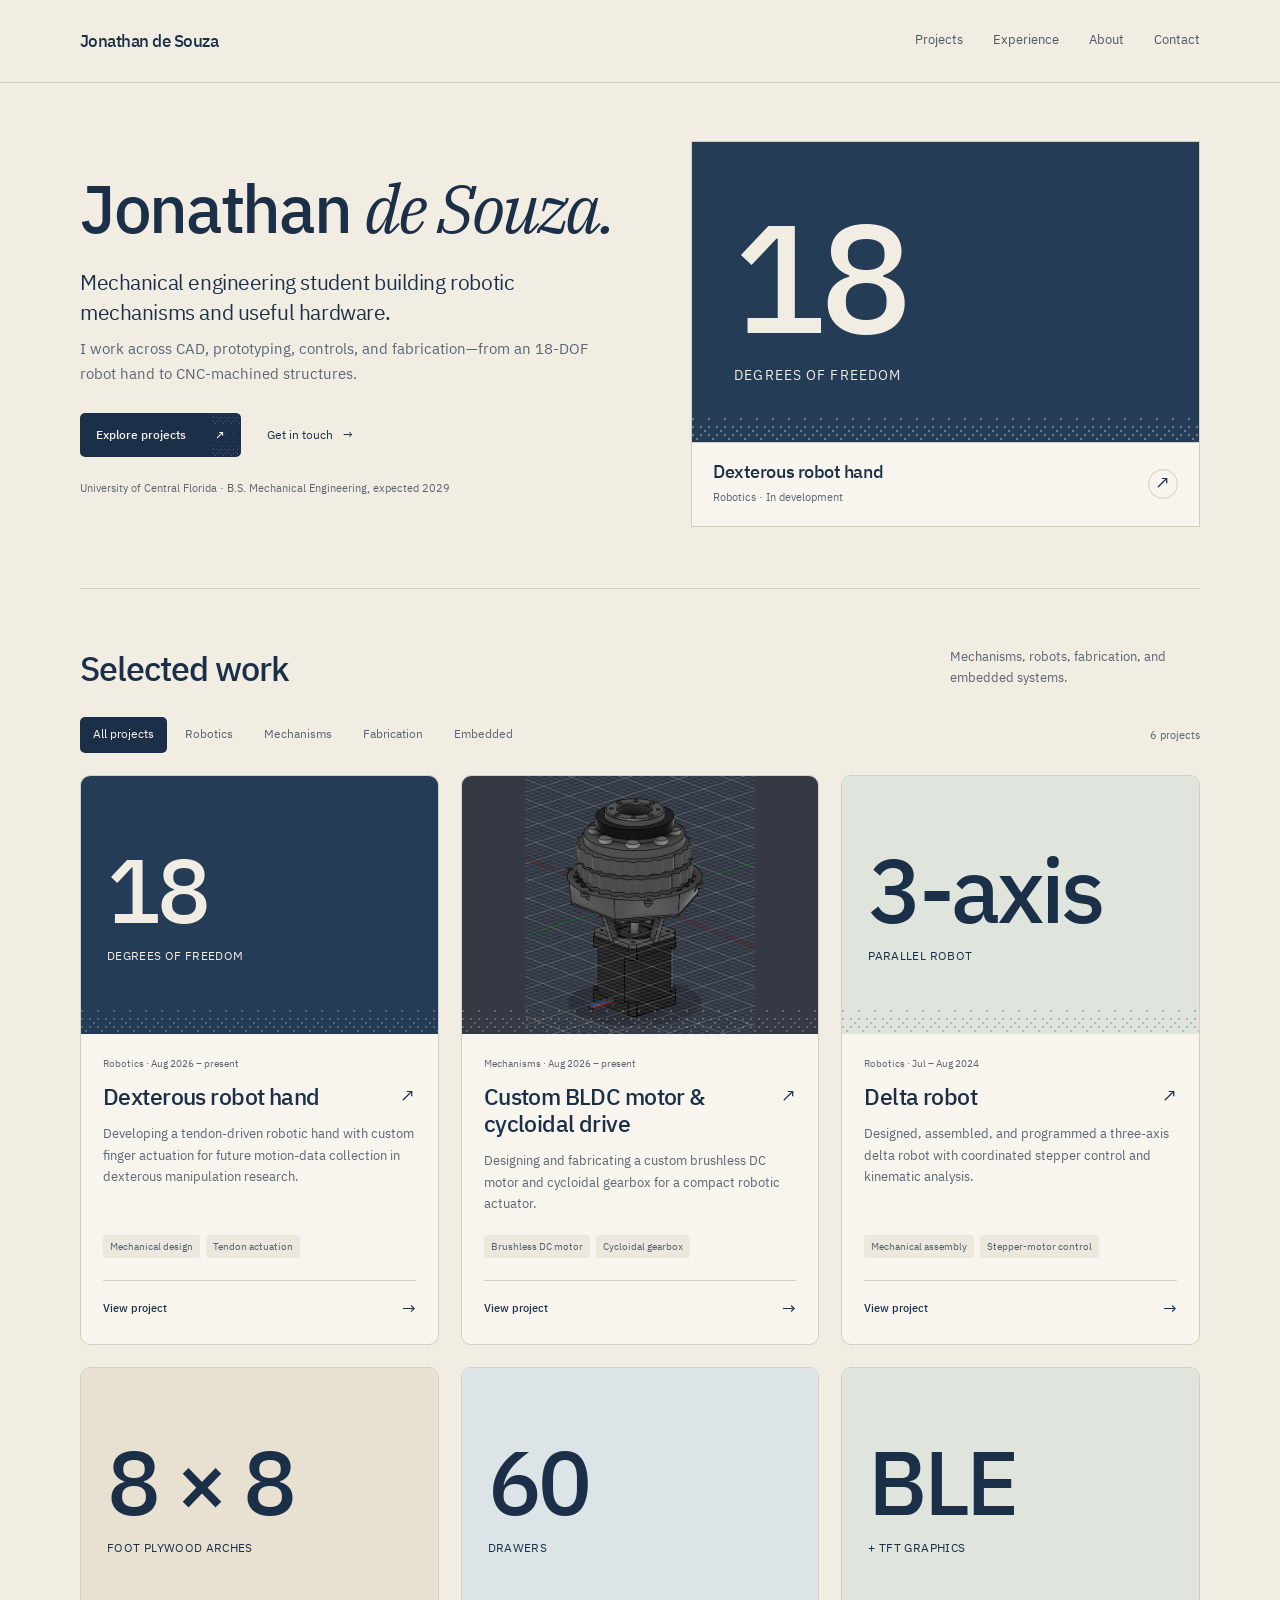
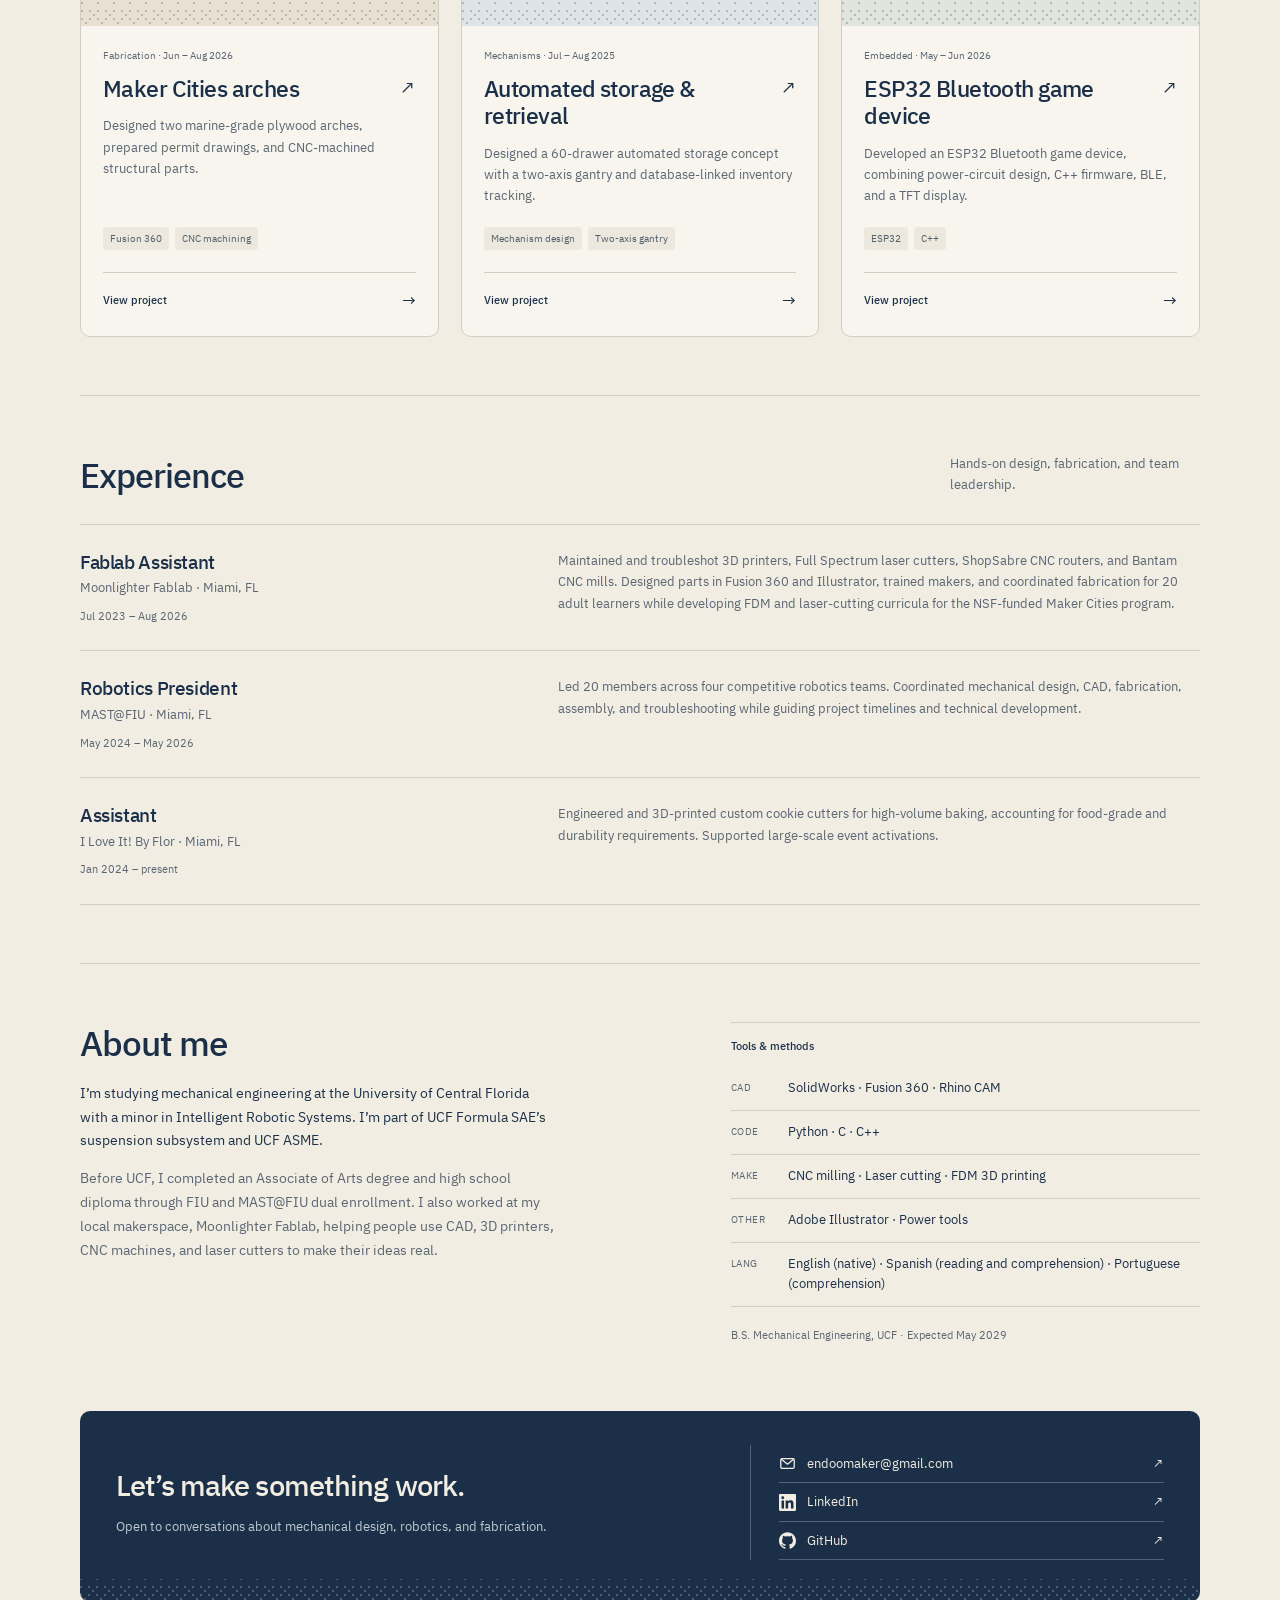
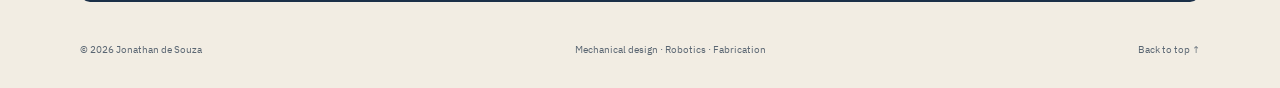
<file: index.html>
<!doctype html><html lang="en"><head><meta charset="utf-8"><meta name="viewport" content="width=device-width, initial-scale=1">
    <meta name="theme-color" content="#f2ede3"><meta name="description" content="Mechanical engineering portfolio of Jonathan de Souza: robotics, mechanisms, fabrication, and embedded systems.">
    <title>Mechanical engineering portfolio — Jonathan de Souza</title><link rel="stylesheet" href="styles.css?v=12"><script defer src="script.js?v=12"></script></head>
    <body id="top"><a class="skip-link" href="#main">Skip to content</a><header class="site-header"><div class="header-inner">
      <a class="brand" href="index.html">Jonathan de Souza</a>
      <nav class="desktop-nav" aria-label="Main navigation"><a href="#work">Projects</a><a href="#experience">Experience</a><a href="#about">About</a><a href="#contact">Contact</a></nav>
      <button class="menu-button" type="button" aria-expanded="false" aria-controls="mobile-menu"><span class="menu-icon" aria-hidden="true"></span><span class="menu-label">Menu</span></button>
    </div><nav class="mobile-menu" id="mobile-menu" aria-label="Mobile navigation" hidden><a href="#work">Projects</a><a href="#experience">Experience</a><a href="#about">About</a><a href="#contact">Contact</a></nav></header>
<main id="main" class="page-width">
  <section class="hero" aria-labelledby="intro-title">
    <div class="hero-grid"><div class="hero-copy">
      <h1 id="intro-title">Jonathan <em>de Souza.</em></h1>
      <p class="hero-lead">Mechanical engineering student building robotic mechanisms and useful hardware.</p>
      <p class="hero-description">I work across CAD, prototyping, controls, and fabrication—from an 18-DOF robot hand to CNC-machined structures.</p>
      <div class="hero-actions"><a class="button primary" href="#work">Explore projects <span aria-hidden="true">↗</span></a><a class="text-link" href="#contact">Get in touch <span aria-hidden="true">→</span></a></div>
      <span class="hero-sample">University of Central Florida · B.S. Mechanical Engineering, expected 2029</span>
    </div>
    <a class="hero-feature dither-surface" href="projects/dexterous-robot-hand.html" aria-label="Explore Dexterous robot hand project">
      <span class="feature-art tone-navy"><span class="stat-visual"><span class="stat-value">18</span><span class="stat-unit">degrees of freedom</span></span></span>
      <span class="feature-caption"><span><strong>Dexterous robot hand</strong><small>Robotics · In development</small></span><span class="feature-arrow" aria-hidden="true">↗</span></span>
    </a></div>
  </section>
  <section class="work section" id="work" aria-labelledby="work-title">
    <div class="section-heading"><h2 id="work-title">Selected work</h2><p class="section-description">Mechanisms, robots, fabrication, and embedded systems.</p></div>
    <div class="project-toolbar"><div class="filter-options" role="group" aria-label="Filter projects">
      <button class="filter active" type="button" data-filter="all" aria-pressed="true">All projects</button>
      <button class="filter" type="button" data-filter="robotics" aria-pressed="false">Robotics</button>
      <button class="filter" type="button" data-filter="mechanisms" aria-pressed="false">Mechanisms</button>
      <button class="filter" type="button" data-filter="fabrication" aria-pressed="false">Fabrication</button>
      <button class="filter" type="button" data-filter="embedded" aria-pressed="false">Embedded</button>
    </div><span class="project-count" role="status" aria-live="polite">6 projects</span></div>
    <div class="project-grid"><article class="project-card" data-category="robotics">
      <a class="project-link dither-surface" href="projects/dexterous-robot-hand.html">
        <div class="project-image tone-navy"><span class="stat-visual"><span class="stat-value">18</span><span class="stat-unit">degrees of freedom</span></span></div>
        <div class="project-body"><p class="project-category">Robotics · Aug 2026 – present</p><h3>Dexterous robot hand<span class="card-arrow" aria-hidden="true">↗</span></h3><p class="project-summary">Developing a tendon-driven robotic hand with custom finger actuation for future motion-data collection in dexterous manipulation research.</p><div class="tags"><span>Mechanical design</span><span>Tendon actuation</span></div><span class="read-project">View project <span aria-hidden="true">→</span></span></div>
      </a></article><article class="project-card" data-category="mechanisms">
      <a class="project-link dither-surface" href="projects/bldc-cycloidal-drive.html">
        <div class="project-image project-image--cad"><img src="assets/cycloidal-reducer-cad.png" alt="" width="533" height="600" loading="lazy" decoding="async"></div>
        <div class="project-body"><p class="project-category">Mechanisms · Aug 2026 – present</p><h3>Custom BLDC motor &amp; cycloidal drive<span class="card-arrow" aria-hidden="true">↗</span></h3><p class="project-summary">Designing and fabricating a custom brushless DC motor and cycloidal gearbox for a compact robotic actuator.</p><div class="tags"><span>Brushless DC motor</span><span>Cycloidal gearbox</span></div><span class="read-project">View project <span aria-hidden="true">→</span></span></div>
      </a></article><article class="project-card" data-category="robotics">
      <a class="project-link dither-surface" href="projects/delta-robot.html">
        <div class="project-image tone-sage"><span class="stat-visual"><span class="stat-value">3-axis</span><span class="stat-unit">parallel robot</span></span></div>
        <div class="project-body"><p class="project-category">Robotics · Jul – Aug 2024</p><h3>Delta robot<span class="card-arrow" aria-hidden="true">↗</span></h3><p class="project-summary">Designed, assembled, and programmed a three-axis delta robot with coordinated stepper control and kinematic analysis.</p><div class="tags"><span>Mechanical assembly</span><span>Stepper-motor control</span></div><span class="read-project">View project <span aria-hidden="true">→</span></span></div>
      </a></article><article class="project-card" data-category="fabrication">
      <a class="project-link dither-surface" href="projects/maker-cities-arches.html">
        <div class="project-image tone-sand"><span class="stat-visual"><span class="stat-value">8 × 8</span><span class="stat-unit">foot plywood arches</span></span></div>
        <div class="project-body"><p class="project-category">Fabrication · Jun – Aug 2026</p><h3>Maker Cities arches<span class="card-arrow" aria-hidden="true">↗</span></h3><p class="project-summary">Designed two marine-grade plywood arches, prepared permit drawings, and CNC-machined structural parts.</p><div class="tags"><span>Fusion 360</span><span>CNC machining</span></div><span class="read-project">View project <span aria-hidden="true">→</span></span></div>
      </a></article><article class="project-card" data-category="mechanisms">
      <a class="project-link dither-surface" href="projects/automated-storage.html">
        <div class="project-image tone-blue"><span class="stat-visual"><span class="stat-value">60</span><span class="stat-unit">drawers</span></span></div>
        <div class="project-body"><p class="project-category">Mechanisms · Jul – Aug 2025</p><h3>Automated storage &amp; retrieval<span class="card-arrow" aria-hidden="true">↗</span></h3><p class="project-summary">Designed a 60-drawer automated storage concept with a two-axis gantry and database-linked inventory tracking.</p><div class="tags"><span>Mechanism design</span><span>Two-axis gantry</span></div><span class="read-project">View project <span aria-hidden="true">→</span></span></div>
      </a></article><article class="project-card" data-category="embedded">
      <a class="project-link dither-surface" href="projects/esp32-game-device.html">
        <div class="project-image tone-sage"><span class="stat-visual"><span class="stat-value">BLE</span><span class="stat-unit">+ TFT graphics</span></span></div>
        <div class="project-body"><p class="project-category">Embedded · May – Jun 2026</p><h3>ESP32 Bluetooth game device<span class="card-arrow" aria-hidden="true">↗</span></h3><p class="project-summary">Developed an ESP32 Bluetooth game device, combining power-circuit design, C++ firmware, BLE, and a TFT display.</p><div class="tags"><span>ESP32</span><span>C++</span></div><span class="read-project">View project <span aria-hidden="true">→</span></span></div>
      </a></article></div>
  </section>
  <section class="experience section" id="experience" aria-labelledby="experience-title">
    <div class="section-heading"><h2 id="experience-title">Experience</h2><p class="section-description">Hands-on design, fabrication, and team leadership.</p></div>
    <div class="experience-list">
      <article class="experience-row"><div><h3>Fablab Assistant</h3><p>Moonlighter Fablab · Miami, FL</p><span>Jul 2023 – Aug 2026</span></div><div><p>Maintained and troubleshot 3D printers, Full Spectrum laser cutters, ShopSabre CNC routers, and Bantam CNC mills. Designed parts in Fusion 360 and Illustrator, trained makers, and coordinated fabrication for 20 adult learners while developing FDM and laser-cutting curricula for the NSF-funded Maker Cities program.</p></div></article>
      <article class="experience-row"><div><h3>Robotics President</h3><p>MAST@FIU · Miami, FL</p><span>May 2024 – May 2026</span></div><div><p>Led 20 members across four competitive robotics teams. Coordinated mechanical design, CAD, fabrication, assembly, and troubleshooting while guiding project timelines and technical development.</p></div></article>
      <article class="experience-row"><div><h3>Assistant</h3><p>I Love It! By Flor · Miami, FL</p><span>Jan 2024 – present</span></div><div><p>Engineered and 3D-printed custom cookie cutters for high-volume baking, accounting for food-grade and durability requirements. Supported large-scale event activations.</p></div></article>
    </div>
  </section>
  <section class="about section" id="about" aria-labelledby="about-title">
    <div class="about-copy"><h2 id="about-title">About me</h2><p>I’m studying mechanical engineering at the University of Central Florida with a minor in Intelligent Robotic Systems. I’m part of UCF Formula SAE’s suspension subsystem and UCF ASME.</p><p class="muted">Before UCF, I completed an Associate of Arts degree and high school diploma through FIU and MAST@FIU dual enrollment. I also worked at my local makerspace, Moonlighter Fablab, helping people use CAD, 3D printers, CNC machines, and laser cutters to make their ideas real.</p></div>
    <div class="skills-panel"><p class="panel-label">Tools & methods</p><ul><li><span>CAD</span>SolidWorks · Fusion 360 · Rhino CAM</li><li><span>CODE</span>Python · C · C++</li><li><span>MAKE</span>CNC milling · Laser cutting · FDM 3D printing</li><li><span>OTHER</span>Adobe Illustrator · Power tools</li><li><span>LANG</span>English (native) · Spanish (reading and comprehension) · Portuguese (comprehension)</li></ul><p class="sample-note">B.S. Mechanical Engineering, UCF · Expected May 2029</p></div>
  </section>
  <section class="contact dither-surface" id="contact" aria-labelledby="contact-title"><div><h2 id="contact-title">Let’s make something work.</h2><p>Open to conversations about mechanical design, robotics, and fabrication.</p></div><div class="contact-details">
    <a class="contact-link" href="mailto:endoomaker@gmail.com"><svg class="social-icon" viewBox="0 0 24 24" aria-hidden="true" focusable="false"><rect x="2.5" y="5" width="19" height="14" rx="2" fill="none" stroke="currentColor" stroke-width="1.8"/><path d="m3.5 6 8.5 7 8.5-7" fill="none" stroke="currentColor" stroke-width="1.8" stroke-linecap="round" stroke-linejoin="round"/></svg><span>endoomaker@gmail.com</span><span class="contact-arrow" aria-hidden="true">↗</span></a>
    <a class="contact-link" href="https://www.linkedin.com/in/jonathan-de-souza-12898b291/" target="_blank" rel="noopener noreferrer"><svg class="social-icon" viewBox="0 0 24 24" aria-hidden="true" focusable="false"><path fill="currentColor" d="M20.447 20.452h-3.554v-5.569c0-1.328-.027-3.037-1.852-3.037-1.853 0-2.136 1.445-2.136 2.94v5.666H9.35V9h3.414v1.561h.049c.476-.9 1.637-1.85 3.37-1.85 3.601 0 4.266 2.37 4.266 5.455v6.286zM5.337 7.433a2.062 2.062 0 1 1 0-4.124 2.062 2.062 0 0 1 0 4.124zM7.119 20.452H3.555V9h3.564v11.452zM22.225 0H1.771C.792 0 0 .774 0 1.729v20.542C0 23.227.792 24 1.771 24h20.451C23.2 24 24 23.227 24 22.271V1.729C24 .774 23.2 0 22.225 0z"/></svg><span>LinkedIn</span><span class="contact-arrow" aria-hidden="true">↗</span></a>
    <a class="contact-link" href="https://github.com/EndoMaker" target="_blank" rel="noopener noreferrer"><svg class="social-icon" viewBox="0 0 24 24" aria-hidden="true" focusable="false"><path fill="currentColor" d="M12 .297C5.37.297 0 5.67 0 12.297c0 5.303 3.438 9.8 8.205 11.385.6.113.82-.258.82-.577 0-.285-.01-1.04-.015-2.04-3.338.726-4.043-1.61-4.043-1.61-.546-1.387-1.333-1.757-1.333-1.757-1.09-.745.083-.73.083-.73 1.205.085 1.84 1.237 1.84 1.237 1.07 1.834 2.807 1.304 3.492.997.108-.775.418-1.305.762-1.605-2.665-.3-5.467-1.333-5.467-5.93 0-1.31.467-2.38 1.235-3.22-.124-.303-.535-1.524.117-3.176 0 0 1.008-.323 3.3 1.23a11.5 11.5 0 0 1 3.003-.404c1.02.005 2.047.138 3.003.404 2.29-1.553 3.297-1.23 3.297-1.23.653 1.652.242 2.873.12 3.176.77.84 1.233 1.91 1.233 3.22 0 4.61-2.807 5.625-5.48 5.92.43.372.823 1.102.823 2.222 0 1.606-.015 2.896-.015 3.286 0 .32.216.694.825.576C20.565 22.092 24 17.597 24 12.297c0-6.627-5.373-12-12-12z"/></svg><span>GitHub</span><span class="contact-arrow" aria-hidden="true">↗</span></a>
  </div></section>
</main><footer class="footer page-width"><span>© <span data-year>2026</span> Jonathan de Souza</span><span>Mechanical design · Robotics · Fabrication</span><a href="#top">Back to top ↑</a></footer></body></html>
</file>
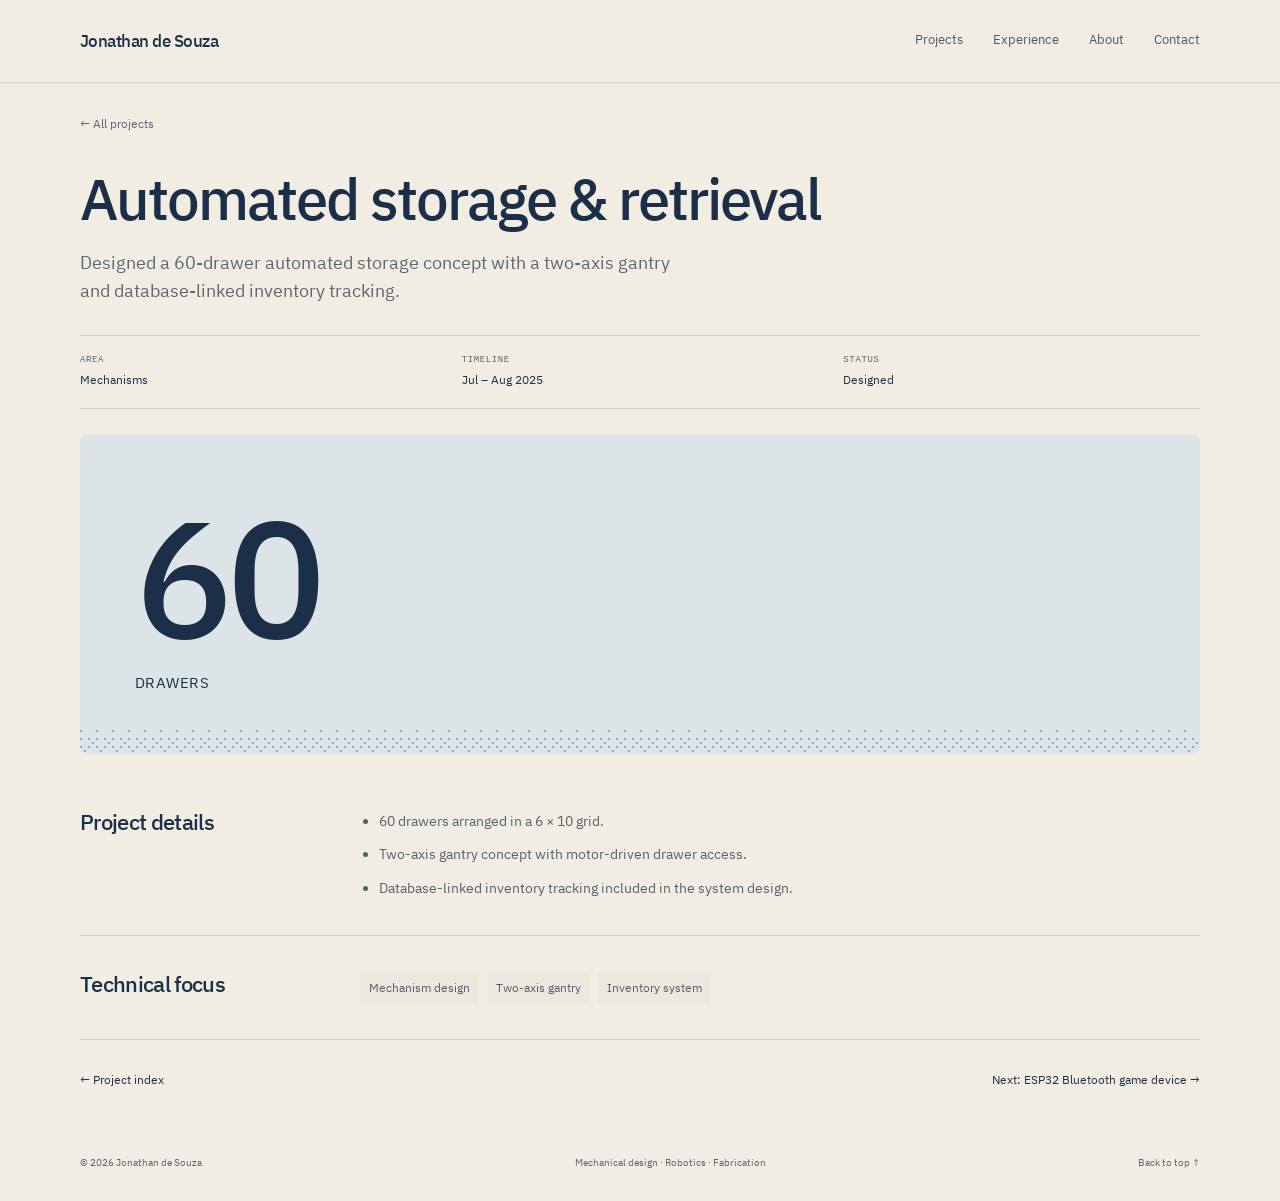
<file: projects/automated-storage.html>
<!doctype html><html lang="en"><head><meta charset="utf-8"><meta name="viewport" content="width=device-width, initial-scale=1">
    <meta name="theme-color" content="#f2ede3"><meta name="description" content="Mechanical engineering portfolio of Jonathan de Souza: robotics, mechanisms, fabrication, and embedded systems.">
    <title>Automated storage &amp; retrieval — Jonathan de Souza</title><link rel="stylesheet" href="../styles.css?v=11"><script defer src="../script.js?v=12"></script></head>
    <body id="top"><a class="skip-link" href="#main">Skip to content</a><header class="site-header"><div class="header-inner">
      <a class="brand" href="../index.html">Jonathan de Souza</a>
      <nav class="desktop-nav" aria-label="Main navigation"><a href="../index.html#work">Projects</a><a href="../index.html#experience">Experience</a><a href="../index.html#about">About</a><a href="../index.html#contact">Contact</a></nav>
      <button class="menu-button" type="button" aria-expanded="false" aria-controls="mobile-menu"><span class="menu-icon" aria-hidden="true"></span><span class="menu-label">Menu</span></button>
    </div><nav class="mobile-menu" id="mobile-menu" aria-label="Mobile navigation" hidden><a href="../index.html#work">Projects</a><a href="../index.html#experience">Experience</a><a href="../index.html#about">About</a><a href="../index.html#contact">Contact</a></nav></header>
    <main id="main" class="page-width case-page">
      <a class="back-link" href="../index.html#work">← All projects</a>
      <section class="case-header"><h1>Automated storage &amp; retrieval</h1><p class="case-lead">Designed a 60-drawer automated storage concept with a two-axis gantry and database-linked inventory tracking.</p></section>
      <dl class="case-meta"><div><dt>Area</dt><dd>Mechanisms</dd></div><div><dt>Timeline</dt><dd>Jul – Aug 2025</dd></div><div><dt>Status</dt><dd>Designed</dd></div></dl>
      <div class="case-visual tone-blue dither-surface"><span class="stat-visual"><span class="stat-value">60</span><span class="stat-unit">drawers</span></span></div>
      <div class="case-body">
        <section><h2>Project details</h2><div><ul><li>60 drawers arranged in a 6 × 10 grid.</li><li>Two-axis gantry concept with motor-driven drawer access.</li><li>Database-linked inventory tracking included in the system design.</li></ul></div></section>
        <section><h2>Technical focus</h2><div><div class="case-tags"><span>Mechanism design</span><span>Two-axis gantry</span><span>Inventory system</span></div></div></section>
      </div>
      <nav class="case-pagination" aria-label="Project navigation"><a href="../index.html#work">← Project index</a><a href="esp32-game-device.html">Next: ESP32 Bluetooth game device →</a></nav>
    </main><footer class="footer page-width"><span>© <span data-year>2026</span> Jonathan de Souza</span><span>Mechanical design · Robotics · Fabrication</span><a href="#top">Back to top ↑</a></footer></body></html>
</file>
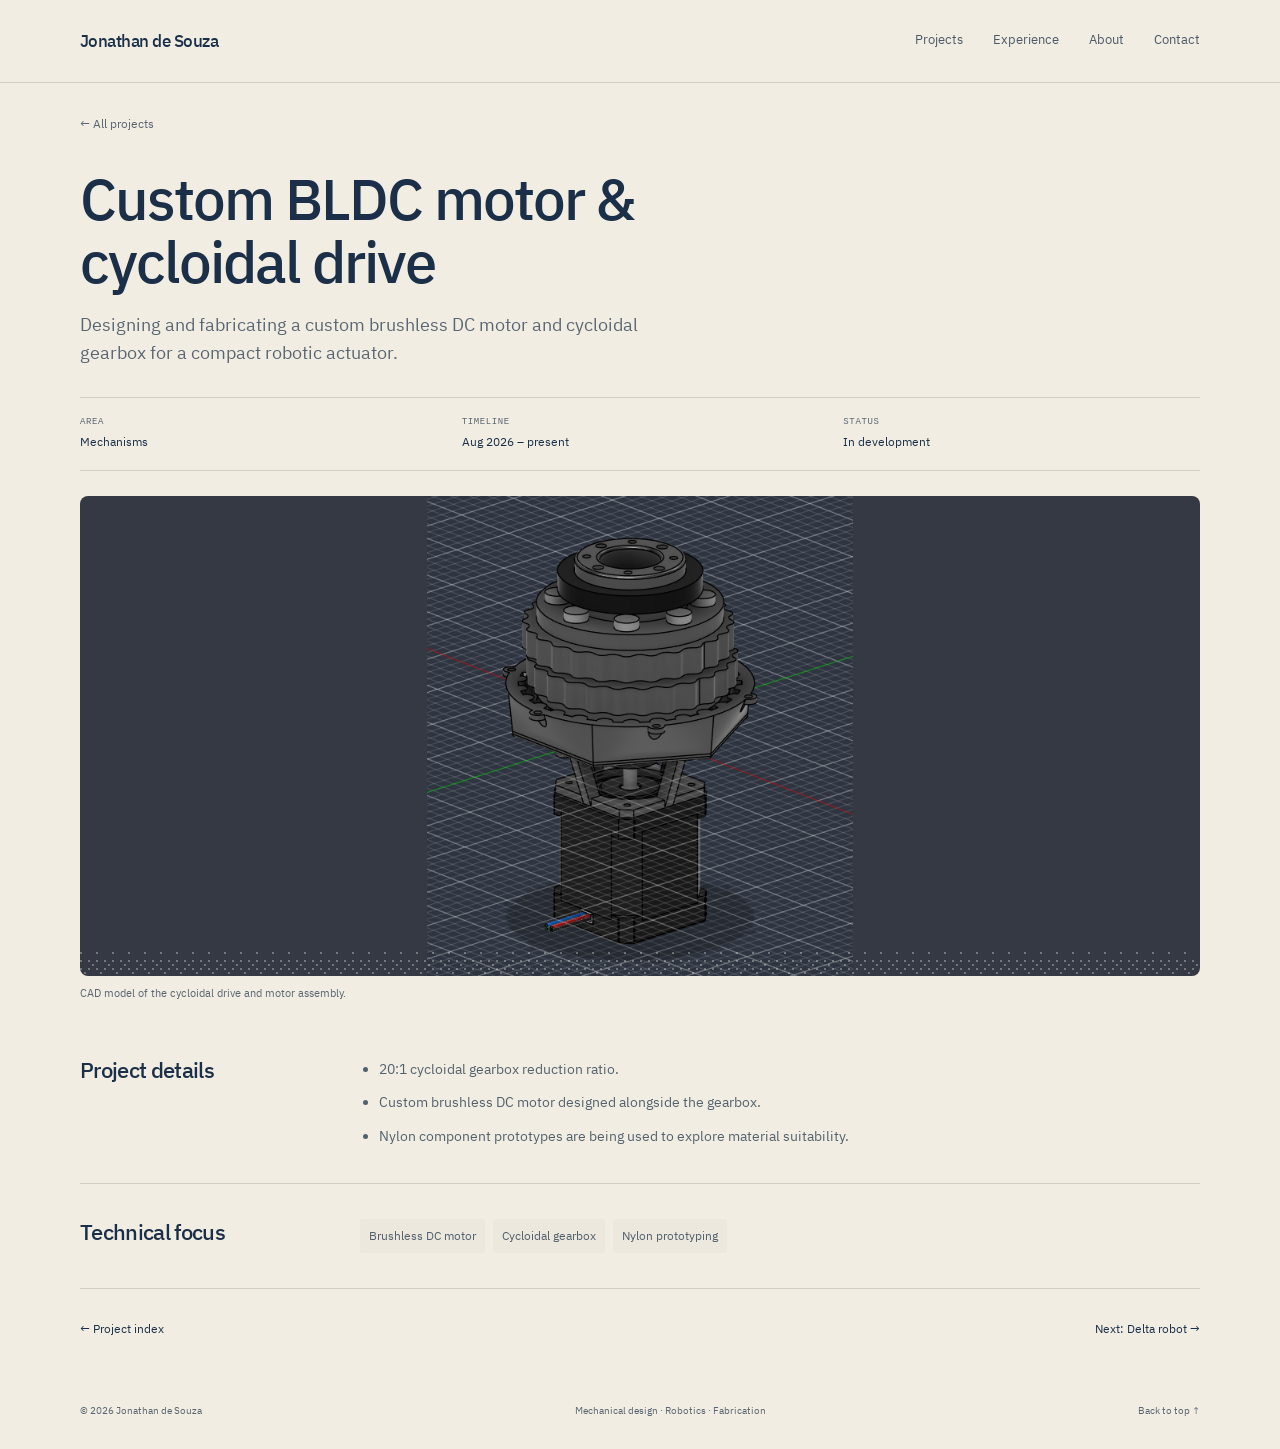
<file: projects/bldc-cycloidal-drive.html>
<!doctype html><html lang="en"><head><meta charset="utf-8"><meta name="viewport" content="width=device-width, initial-scale=1">
    <meta name="theme-color" content="#f2ede3"><meta name="description" content="Mechanical engineering portfolio of Jonathan de Souza: robotics, mechanisms, fabrication, and embedded systems.">
    <title>Custom BLDC motor &amp; cycloidal drive — Jonathan de Souza</title><link rel="stylesheet" href="../styles.css?v=12"><script defer src="../script.js?v=12"></script></head>
    <body id="top"><a class="skip-link" href="#main">Skip to content</a><header class="site-header"><div class="header-inner">
      <a class="brand" href="../index.html">Jonathan de Souza</a>
      <nav class="desktop-nav" aria-label="Main navigation"><a href="../index.html#work">Projects</a><a href="../index.html#experience">Experience</a><a href="../index.html#about">About</a><a href="../index.html#contact">Contact</a></nav>
      <button class="menu-button" type="button" aria-expanded="false" aria-controls="mobile-menu"><span class="menu-icon" aria-hidden="true"></span><span class="menu-label">Menu</span></button>
    </div><nav class="mobile-menu" id="mobile-menu" aria-label="Mobile navigation" hidden><a href="../index.html#work">Projects</a><a href="../index.html#experience">Experience</a><a href="../index.html#about">About</a><a href="../index.html#contact">Contact</a></nav></header>
    <main id="main" class="page-width case-page">
      <a class="back-link" href="../index.html#work">← All projects</a>
      <section class="case-header"><h1>Custom BLDC motor &amp; cycloidal drive</h1><p class="case-lead">Designing and fabricating a custom brushless DC motor and cycloidal gearbox for a compact robotic actuator.</p></section>
      <dl class="case-meta"><div><dt>Area</dt><dd>Mechanisms</dd></div><div><dt>Timeline</dt><dd>Aug 2026 – present</dd></div><div><dt>Status</dt><dd>In development</dd></div></dl>
      <figure class="case-media"><div class="case-visual case-visual--cad dither-surface"><img src="../assets/cycloidal-reducer-cad.png" alt="CAD rendering of the cycloidal reducer assembly mounted above its motor" width="533" height="600" decoding="async"></div><figcaption>CAD model of the cycloidal drive and motor assembly.</figcaption></figure>
      <div class="case-body">
        <section><h2>Project details</h2><div><ul><li>20:1 cycloidal gearbox reduction ratio.</li><li>Custom brushless DC motor designed alongside the gearbox.</li><li>Nylon component prototypes are being used to explore material suitability.</li></ul></div></section>
        <section><h2>Technical focus</h2><div><div class="case-tags"><span>Brushless DC motor</span><span>Cycloidal gearbox</span><span>Nylon prototyping</span></div></div></section>
      </div>
      <nav class="case-pagination" aria-label="Project navigation"><a href="../index.html#work">← Project index</a><a href="delta-robot.html">Next: Delta robot →</a></nav>
    </main><footer class="footer page-width"><span>© <span data-year>2026</span> Jonathan de Souza</span><span>Mechanical design · Robotics · Fabrication</span><a href="#top">Back to top ↑</a></footer></body></html>
</file>
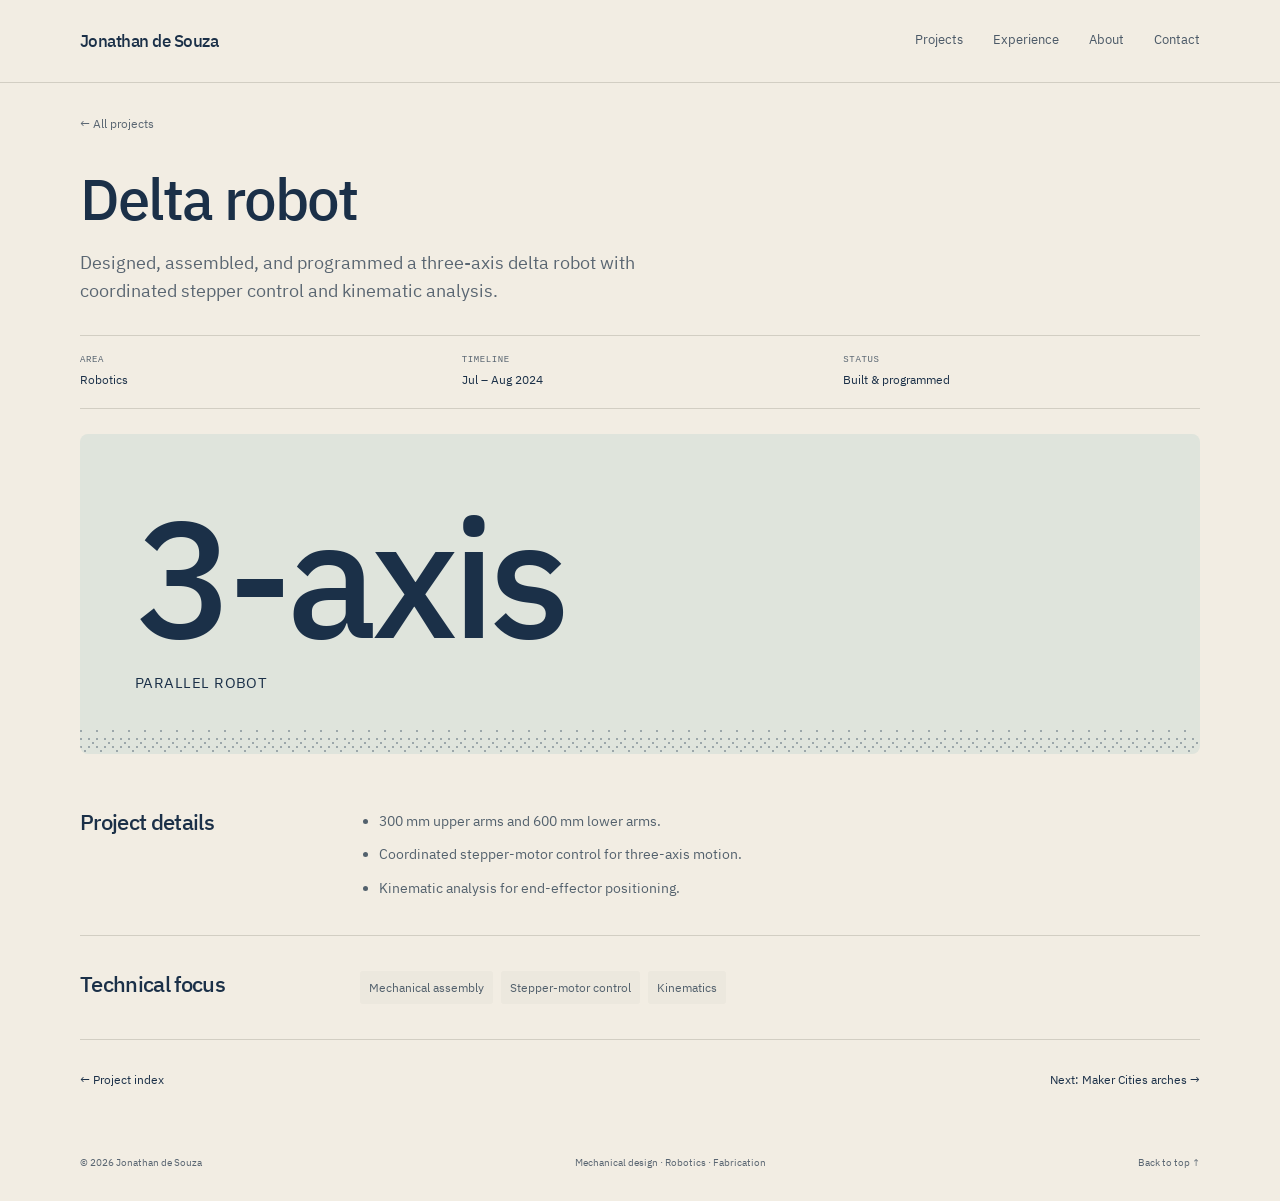
<file: projects/delta-robot.html>
<!doctype html><html lang="en"><head><meta charset="utf-8"><meta name="viewport" content="width=device-width, initial-scale=1">
    <meta name="theme-color" content="#f2ede3"><meta name="description" content="Mechanical engineering portfolio of Jonathan de Souza: robotics, mechanisms, fabrication, and embedded systems.">
    <title>Delta robot — Jonathan de Souza</title><link rel="stylesheet" href="../styles.css?v=11"><script defer src="../script.js?v=12"></script></head>
    <body id="top"><a class="skip-link" href="#main">Skip to content</a><header class="site-header"><div class="header-inner">
      <a class="brand" href="../index.html">Jonathan de Souza</a>
      <nav class="desktop-nav" aria-label="Main navigation"><a href="../index.html#work">Projects</a><a href="../index.html#experience">Experience</a><a href="../index.html#about">About</a><a href="../index.html#contact">Contact</a></nav>
      <button class="menu-button" type="button" aria-expanded="false" aria-controls="mobile-menu"><span class="menu-icon" aria-hidden="true"></span><span class="menu-label">Menu</span></button>
    </div><nav class="mobile-menu" id="mobile-menu" aria-label="Mobile navigation" hidden><a href="../index.html#work">Projects</a><a href="../index.html#experience">Experience</a><a href="../index.html#about">About</a><a href="../index.html#contact">Contact</a></nav></header>
    <main id="main" class="page-width case-page">
      <a class="back-link" href="../index.html#work">← All projects</a>
      <section class="case-header"><h1>Delta robot</h1><p class="case-lead">Designed, assembled, and programmed a three-axis delta robot with coordinated stepper control and kinematic analysis.</p></section>
      <dl class="case-meta"><div><dt>Area</dt><dd>Robotics</dd></div><div><dt>Timeline</dt><dd>Jul – Aug 2024</dd></div><div><dt>Status</dt><dd>Built &amp; programmed</dd></div></dl>
      <div class="case-visual tone-sage dither-surface"><span class="stat-visual"><span class="stat-value">3-axis</span><span class="stat-unit">parallel robot</span></span></div>
      <div class="case-body">
        <section><h2>Project details</h2><div><ul><li>300 mm upper arms and 600 mm lower arms.</li><li>Coordinated stepper-motor control for three-axis motion.</li><li>Kinematic analysis for end-effector positioning.</li></ul></div></section>
        <section><h2>Technical focus</h2><div><div class="case-tags"><span>Mechanical assembly</span><span>Stepper-motor control</span><span>Kinematics</span></div></div></section>
      </div>
      <nav class="case-pagination" aria-label="Project navigation"><a href="../index.html#work">← Project index</a><a href="maker-cities-arches.html">Next: Maker Cities arches →</a></nav>
    </main><footer class="footer page-width"><span>© <span data-year>2026</span> Jonathan de Souza</span><span>Mechanical design · Robotics · Fabrication</span><a href="#top">Back to top ↑</a></footer></body></html>
</file>
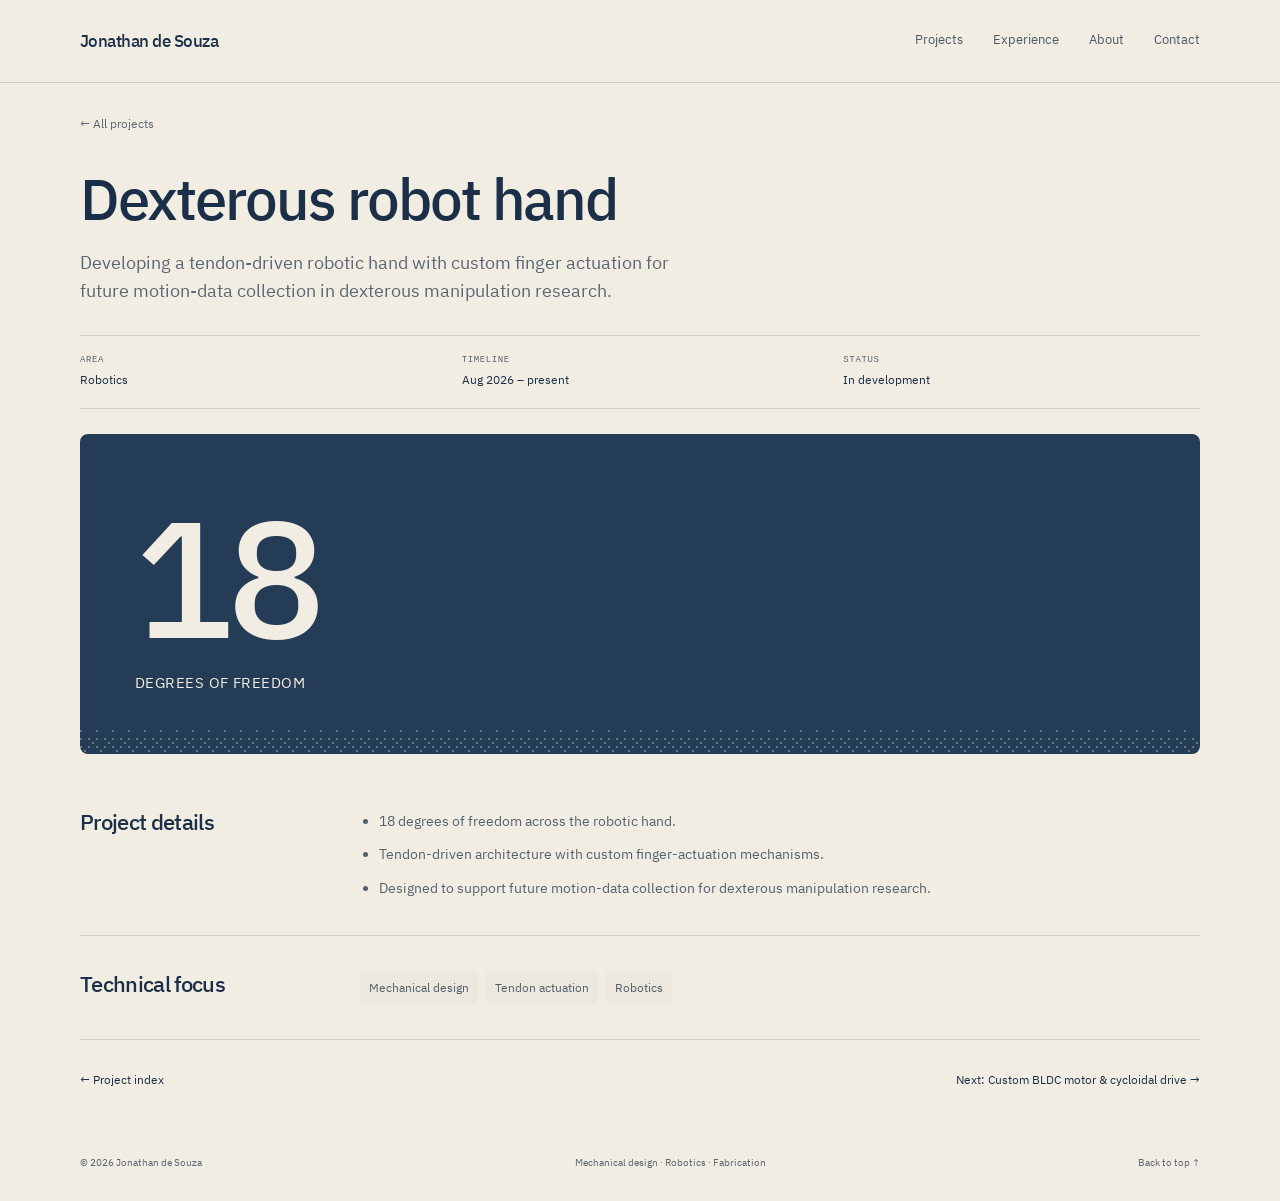
<file: projects/dexterous-robot-hand.html>
<!doctype html><html lang="en"><head><meta charset="utf-8"><meta name="viewport" content="width=device-width, initial-scale=1">
    <meta name="theme-color" content="#f2ede3"><meta name="description" content="Mechanical engineering portfolio of Jonathan de Souza: robotics, mechanisms, fabrication, and embedded systems.">
    <title>Dexterous robot hand — Jonathan de Souza</title><link rel="stylesheet" href="../styles.css?v=11"><script defer src="../script.js?v=12"></script></head>
    <body id="top"><a class="skip-link" href="#main">Skip to content</a><header class="site-header"><div class="header-inner">
      <a class="brand" href="../index.html">Jonathan de Souza</a>
      <nav class="desktop-nav" aria-label="Main navigation"><a href="../index.html#work">Projects</a><a href="../index.html#experience">Experience</a><a href="../index.html#about">About</a><a href="../index.html#contact">Contact</a></nav>
      <button class="menu-button" type="button" aria-expanded="false" aria-controls="mobile-menu"><span class="menu-icon" aria-hidden="true"></span><span class="menu-label">Menu</span></button>
    </div><nav class="mobile-menu" id="mobile-menu" aria-label="Mobile navigation" hidden><a href="../index.html#work">Projects</a><a href="../index.html#experience">Experience</a><a href="../index.html#about">About</a><a href="../index.html#contact">Contact</a></nav></header>
    <main id="main" class="page-width case-page">
      <a class="back-link" href="../index.html#work">← All projects</a>
      <section class="case-header"><h1>Dexterous robot hand</h1><p class="case-lead">Developing a tendon-driven robotic hand with custom finger actuation for future motion-data collection in dexterous manipulation research.</p></section>
      <dl class="case-meta"><div><dt>Area</dt><dd>Robotics</dd></div><div><dt>Timeline</dt><dd>Aug 2026 – present</dd></div><div><dt>Status</dt><dd>In development</dd></div></dl>
      <div class="case-visual tone-navy dither-surface"><span class="stat-visual"><span class="stat-value">18</span><span class="stat-unit">degrees of freedom</span></span></div>
      <div class="case-body">
        <section><h2>Project details</h2><div><ul><li>18 degrees of freedom across the robotic hand.</li><li>Tendon-driven architecture with custom finger-actuation mechanisms.</li><li>Designed to support future motion-data collection for dexterous manipulation research.</li></ul></div></section>
        <section><h2>Technical focus</h2><div><div class="case-tags"><span>Mechanical design</span><span>Tendon actuation</span><span>Robotics</span></div></div></section>
      </div>
      <nav class="case-pagination" aria-label="Project navigation"><a href="../index.html#work">← Project index</a><a href="bldc-cycloidal-drive.html">Next: Custom BLDC motor &amp; cycloidal drive →</a></nav>
    </main><footer class="footer page-width"><span>© <span data-year>2026</span> Jonathan de Souza</span><span>Mechanical design · Robotics · Fabrication</span><a href="#top">Back to top ↑</a></footer></body></html>
</file>
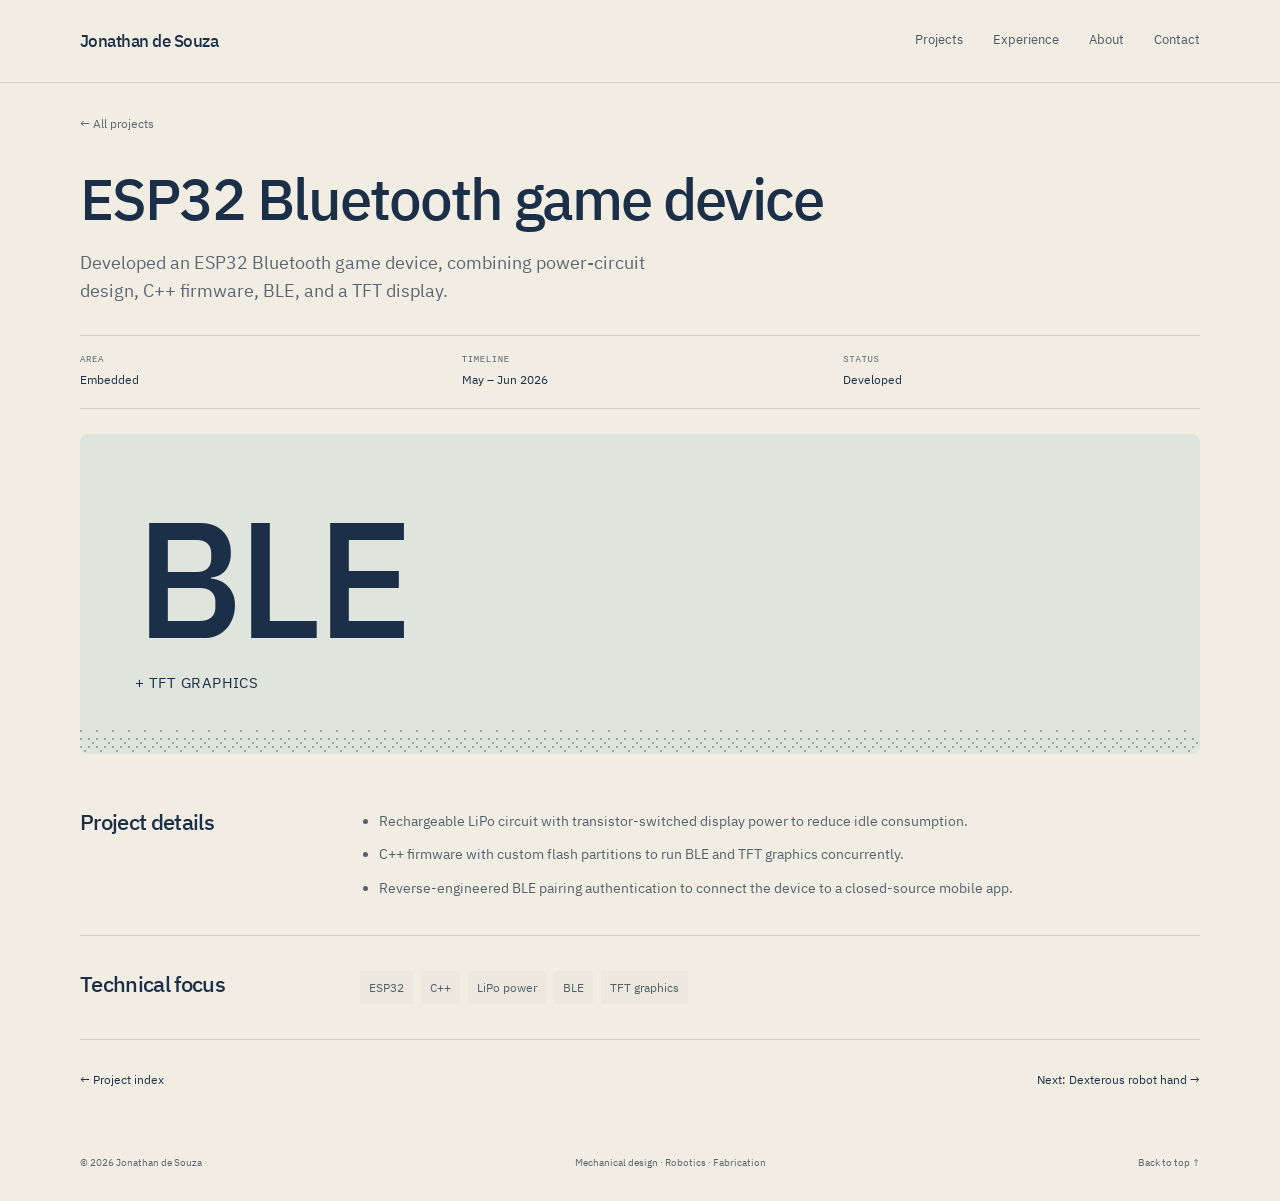
<file: projects/esp32-game-device.html>
<!doctype html><html lang="en"><head><meta charset="utf-8"><meta name="viewport" content="width=device-width, initial-scale=1">
    <meta name="theme-color" content="#f2ede3"><meta name="description" content="Mechanical engineering portfolio of Jonathan de Souza: robotics, mechanisms, fabrication, and embedded systems.">
    <title>ESP32 Bluetooth game device — Jonathan de Souza</title><link rel="stylesheet" href="../styles.css?v=11"><script defer src="../script.js?v=12"></script></head>
    <body id="top"><a class="skip-link" href="#main">Skip to content</a><header class="site-header"><div class="header-inner">
      <a class="brand" href="../index.html">Jonathan de Souza</a>
      <nav class="desktop-nav" aria-label="Main navigation"><a href="../index.html#work">Projects</a><a href="../index.html#experience">Experience</a><a href="../index.html#about">About</a><a href="../index.html#contact">Contact</a></nav>
      <button class="menu-button" type="button" aria-expanded="false" aria-controls="mobile-menu"><span class="menu-icon" aria-hidden="true"></span><span class="menu-label">Menu</span></button>
    </div><nav class="mobile-menu" id="mobile-menu" aria-label="Mobile navigation" hidden><a href="../index.html#work">Projects</a><a href="../index.html#experience">Experience</a><a href="../index.html#about">About</a><a href="../index.html#contact">Contact</a></nav></header>
    <main id="main" class="page-width case-page">
      <a class="back-link" href="../index.html#work">← All projects</a>
      <section class="case-header"><h1>ESP32 Bluetooth game device</h1><p class="case-lead">Developed an ESP32 Bluetooth game device, combining power-circuit design, C++ firmware, BLE, and a TFT display.</p></section>
      <dl class="case-meta"><div><dt>Area</dt><dd>Embedded</dd></div><div><dt>Timeline</dt><dd>May – Jun 2026</dd></div><div><dt>Status</dt><dd>Developed</dd></div></dl>
      <div class="case-visual tone-sage dither-surface"><span class="stat-visual"><span class="stat-value">BLE</span><span class="stat-unit">+ TFT graphics</span></span></div>
      <div class="case-body">
        <section><h2>Project details</h2><div><ul><li>Rechargeable LiPo circuit with transistor-switched display power to reduce idle consumption.</li><li>C++ firmware with custom flash partitions to run BLE and TFT graphics concurrently.</li><li>Reverse-engineered BLE pairing authentication to connect the device to a closed-source mobile app.</li></ul></div></section>
        <section><h2>Technical focus</h2><div><div class="case-tags"><span>ESP32</span><span>C++</span><span>LiPo power</span><span>BLE</span><span>TFT graphics</span></div></div></section>
      </div>
      <nav class="case-pagination" aria-label="Project navigation"><a href="../index.html#work">← Project index</a><a href="dexterous-robot-hand.html">Next: Dexterous robot hand →</a></nav>
    </main><footer class="footer page-width"><span>© <span data-year>2026</span> Jonathan de Souza</span><span>Mechanical design · Robotics · Fabrication</span><a href="#top">Back to top ↑</a></footer></body></html>
</file>
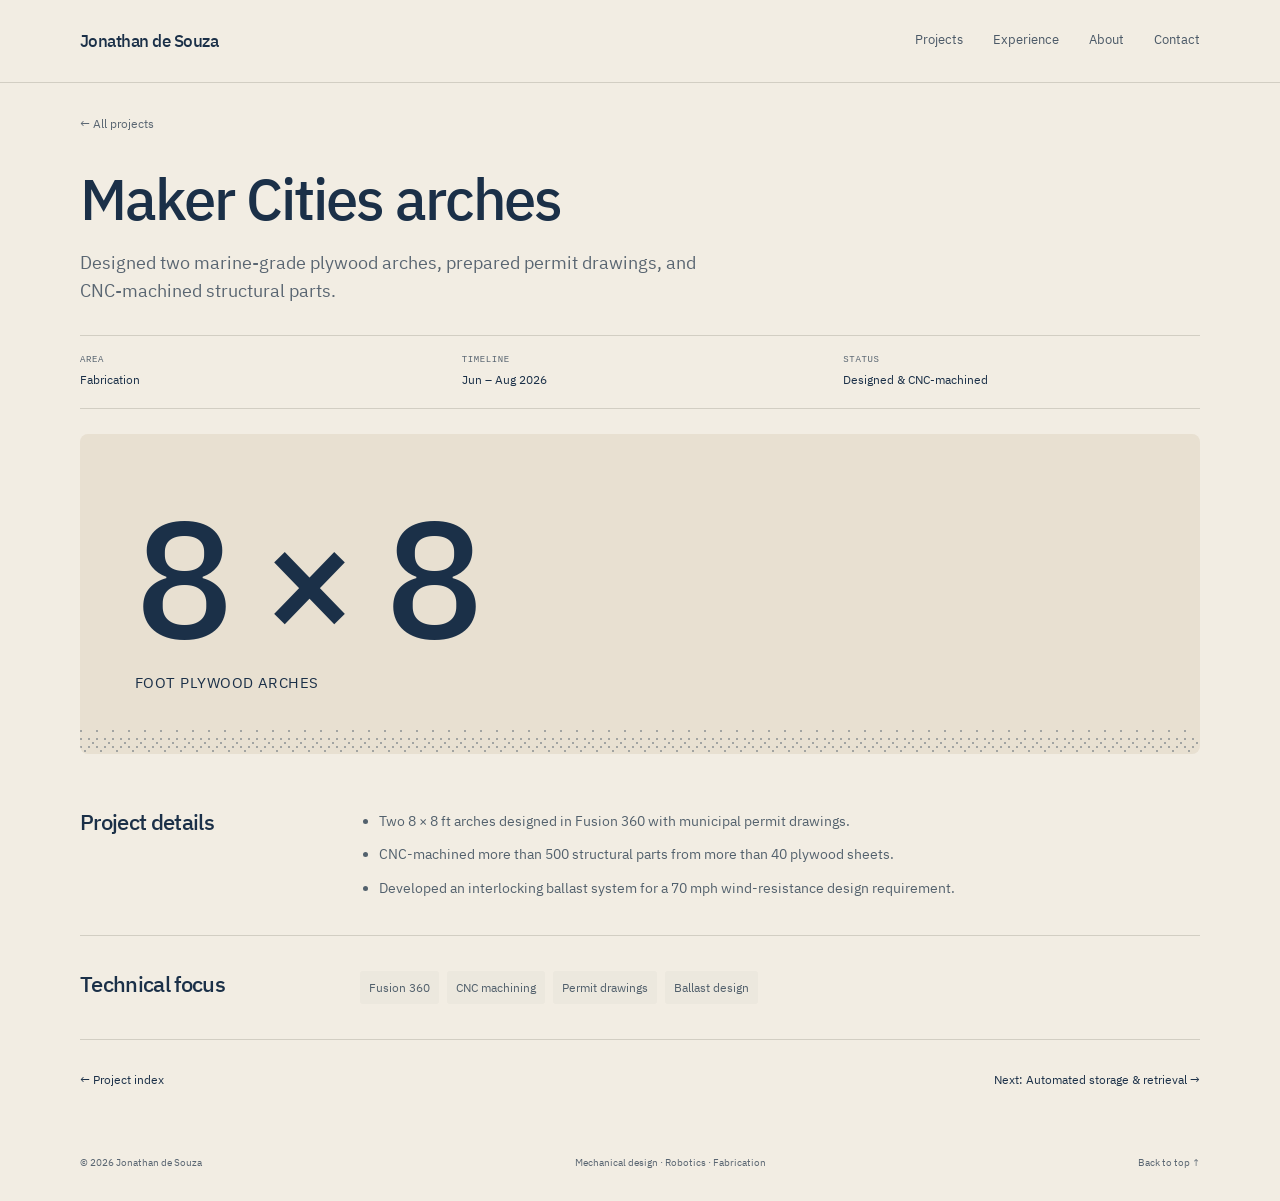
<file: projects/maker-cities-arches.html>
<!doctype html><html lang="en"><head><meta charset="utf-8"><meta name="viewport" content="width=device-width, initial-scale=1">
    <meta name="theme-color" content="#f2ede3"><meta name="description" content="Mechanical engineering portfolio of Jonathan de Souza: robotics, mechanisms, fabrication, and embedded systems.">
    <title>Maker Cities arches — Jonathan de Souza</title><link rel="stylesheet" href="../styles.css?v=11"><script defer src="../script.js?v=12"></script></head>
    <body id="top"><a class="skip-link" href="#main">Skip to content</a><header class="site-header"><div class="header-inner">
      <a class="brand" href="../index.html">Jonathan de Souza</a>
      <nav class="desktop-nav" aria-label="Main navigation"><a href="../index.html#work">Projects</a><a href="../index.html#experience">Experience</a><a href="../index.html#about">About</a><a href="../index.html#contact">Contact</a></nav>
      <button class="menu-button" type="button" aria-expanded="false" aria-controls="mobile-menu"><span class="menu-icon" aria-hidden="true"></span><span class="menu-label">Menu</span></button>
    </div><nav class="mobile-menu" id="mobile-menu" aria-label="Mobile navigation" hidden><a href="../index.html#work">Projects</a><a href="../index.html#experience">Experience</a><a href="../index.html#about">About</a><a href="../index.html#contact">Contact</a></nav></header>
    <main id="main" class="page-width case-page">
      <a class="back-link" href="../index.html#work">← All projects</a>
      <section class="case-header"><h1>Maker Cities arches</h1><p class="case-lead">Designed two marine-grade plywood arches, prepared permit drawings, and CNC-machined structural parts.</p></section>
      <dl class="case-meta"><div><dt>Area</dt><dd>Fabrication</dd></div><div><dt>Timeline</dt><dd>Jun – Aug 2026</dd></div><div><dt>Status</dt><dd>Designed &amp; CNC-machined</dd></div></dl>
      <div class="case-visual tone-sand dither-surface"><span class="stat-visual"><span class="stat-value">8 × 8</span><span class="stat-unit">foot plywood arches</span></span></div>
      <div class="case-body">
        <section><h2>Project details</h2><div><ul><li>Two 8 × 8 ft arches designed in Fusion 360 with municipal permit drawings.</li><li>CNC-machined more than 500 structural parts from more than 40 plywood sheets.</li><li>Developed an interlocking ballast system for a 70 mph wind-resistance design requirement.</li></ul></div></section>
        <section><h2>Technical focus</h2><div><div class="case-tags"><span>Fusion 360</span><span>CNC machining</span><span>Permit drawings</span><span>Ballast design</span></div></div></section>
      </div>
      <nav class="case-pagination" aria-label="Project navigation"><a href="../index.html#work">← Project index</a><a href="automated-storage.html">Next: Automated storage &amp; retrieval →</a></nav>
    </main><footer class="footer page-width"><span>© <span data-year>2026</span> Jonathan de Souza</span><span>Mechanical design · Robotics · Fabrication</span><a href="#top">Back to top ↑</a></footer></body></html>
</file>
<file: styles.css>
@font-face{font-family:"Plex Sans";src:url("assets/fonts/IBMPlexSans-Regular.woff2") format("woff2");font-style:normal;font-weight:400;font-display:swap}
@font-face{font-family:"Plex Sans";src:url("assets/fonts/IBMPlexSans-Medium.woff2") format("woff2");font-style:normal;font-weight:500 700;font-display:swap}
@font-face{font-family:"Plex Serif";src:url("assets/fonts/IBMPlexSerif-Italic.woff2") format("woff2");font-style:italic;font-weight:400;font-display:swap}
:root {
  --paper:#f2ede3; --card:#f8f5ee; --navy:#1b3048; --muted:#5a6672;
  --line:#d2cec3; --sand:#e8e0d1; --sage:#dfe4dc; --radius:10px;
}
*{box-sizing:border-box}
html{scroll-behavior:smooth;scroll-padding-top:100px;scrollbar-color:#a9aea8 var(--paper)}
body{margin:0;background:var(--paper);color:var(--navy);font-family:"Plex Sans",Arial,sans-serif;font-size:15px;line-height:1.6;-webkit-font-smoothing:antialiased}
a{color:inherit;text-decoration:none}
button{font:inherit;cursor:pointer}
img{max-width:100%;display:block}
button,a{-webkit-tap-highlight-color:transparent}
[hidden]{display:none!important}
::selection{background:#cbd7d2;color:var(--navy)}
:focus-visible{outline:3px solid #698b9f;outline-offset:5px}
.page-width{width:min(1120px,calc(100% - 80px));margin-inline:auto}
.skip-link{position:fixed;left:20px;top:-100px;z-index:200;background:var(--navy);color:var(--paper);padding:10px 15px;border-radius:5px}
.skip-link:focus{top:10px}
.site-header{position:sticky;top:0;z-index:100;background:var(--paper);border-bottom:1px solid var(--line)}
.header-inner{width:min(1120px,calc(100% - 80px));height:82px;margin:auto;display:flex;align-items:center;justify-content:space-between;gap:24px}
.brand{display:flex;align-items:center;font-size:17px;font-weight:650;letter-spacing:-.03em;line-height:1.2}
.desktop-nav{display:flex;gap:30px;font-size:13px}
.desktop-nav a{padding:8px 0;color:#4b5967;border-bottom:1px solid transparent}
.desktop-nav a:hover,.desktop-nav a:focus-visible{color:var(--navy);border-bottom-color:var(--navy)}
.menu-button,.mobile-menu{display:none}
.hero{position:relative;padding:58px 0 61px;border-bottom:1px solid var(--line)}
.hero-grid{display:grid;grid-template-columns:minmax(0,1fr) minmax(0,.93fr);gap:clamp(30px,5vw,72px);align-items:center}
.hero-copy{min-width:0}
.hero-feature{display:flex;flex-direction:column;align-self:stretch;min-width:0;position:relative;border:1px solid var(--line);background:#e9e2d5;color:var(--navy);overflow:hidden;transition:background .2s ease,border-color .2s ease}
.hero-feature:hover,.hero-feature:focus-visible{background:#e4dccd;border-color:#89969a}
.feature-art{position:relative;display:flex;flex:1;min-height:300px;align-items:center;justify-content:center;overflow:hidden}
.feature-art::after{content:"";position:absolute;left:-8px;right:-8px;bottom:0;height:28px;background:url("assets/dither-edge-light.svg") repeat-x left bottom/256px 64px;opacity:.37;pointer-events:none;transform:translateX(var(--dither-shift));transition:transform .18s ease-out,opacity .2s}
.hero-feature:hover .feature-art::after,.hero-feature:focus-visible .feature-art::after{opacity:.6}
.stat-visual{display:flex;flex-direction:column;align-items:flex-start;justify-content:center;position:relative;z-index:1;width:100%;padding:20px 26px}
.stat-value{display:block;font-size:clamp(56px,7vw,90px);font-weight:500;letter-spacing:-.04em;line-height:1}
.stat-unit{display:block;margin-top:13px;font-size:12px;line-height:1.4;letter-spacing:.03em;text-transform:uppercase}
.feature-art .stat-visual{padding:34px 42px}
.feature-art .stat-value{font-size:clamp(104px,12vw,160px)}
.feature-art .stat-unit{font-size:14px;letter-spacing:.08em}
.feature-caption{display:flex;justify-content:space-between;align-items:center;gap:18px;padding:18px 21px 20px;background:var(--card);border-top:1px solid var(--line)}
.feature-caption strong{display:block;font-size:18px;font-weight:500;letter-spacing:-.025em;line-height:1.25}
.feature-caption small{display:block;margin-top:5px;font-size:11px;color:var(--muted)}
.feature-arrow{display:grid;place-items:center;width:30px;height:30px;flex-shrink:0;border:1px solid var(--line);border-radius:50%;font-size:19px;line-height:1}
.hero-sample{display:block;margin-top:23px;font-size:11px;color:var(--muted)}
.draft-badge{display:inline-block;border:1px solid var(--line);border-radius:20px;padding:4px 10px;font-size:10px;line-height:1.4;color:var(--muted);white-space:nowrap}
h1,h2,h3,p{margin-top:0}
.hero h1{font-size:clamp(44px,5.2vw,68px);font-weight:500;letter-spacing:-.035em;line-height:1.12;margin-bottom:23px;text-wrap:balance}
.hero h1 em{font-family:"Plex Serif",Georgia,serif;font-weight:400}
.hero-lead{font-size:21px;line-height:1.4;letter-spacing:-.02em;margin-bottom:10px}
.hero-description{max-width:545px;font-size:15px;line-height:1.65;color:var(--muted);margin-bottom:26px}
.hero-actions{display:flex;align-items:center;gap:26px;flex-wrap:wrap}
.button{display:inline-flex;align-items:center;justify-content:space-between;min-height:44px;gap:29px;border-radius:5px;padding:11px 16px;font-size:12px;font-weight:600;transition:background .18s}
.button.primary{background:var(--navy);color:var(--card)}
.button.primary:hover{background:#304a64}
.text-link{font-size:12px;display:inline-flex;gap:10px;align-items:center}
.text-link:hover{text-decoration:underline;text-underline-offset:4px}
.section{padding:58px 0}
.section-heading{display:flex;justify-content:space-between;align-items:end;gap:35px;margin-bottom:28px}
h2{font-size:34px;line-height:1.2;letter-spacing:-.03em;font-weight:500;margin-bottom:18px}
.section-heading h2{margin:0}
.section-description{max-width:250px;font-size:13px;line-height:1.6;color:var(--muted);margin:0}
.project-toolbar{display:flex;align-items:center;justify-content:space-between;gap:15px;margin-bottom:22px}
.filter-options{display:flex;gap:5px;flex-wrap:wrap}
.filter{border:1px solid transparent;background:transparent;color:var(--muted);font-size:12px;line-height:1.4;min-height:36px;padding:8px 12px;border-radius:5px;transition:background .18s,color .18s}
.filter:hover{background:#e5dfd3;color:var(--navy)}
.filter.active{background:var(--navy);color:var(--card)}
.project-count{font:11px "Plex Sans",Arial,sans-serif;color:var(--muted);font-variant-numeric:tabular-nums;white-space:nowrap}
.project-grid{display:grid;grid-template-columns:repeat(3,minmax(0,1fr));gap:22px;align-items:stretch}
.project-card{min-width:0}
.project-link{height:100%;display:flex;flex-direction:column;background:var(--card);border:1px solid var(--line);border-radius:var(--radius);overflow:hidden;transition:border-color .2s,box-shadow .2s}
.project-link:hover,.project-link:focus-visible{border-color:#93a2a7;box-shadow:0 5px 18px #1b30480b}
.project-image{position:relative;aspect-ratio:1.38;overflow:hidden;display:flex;align-items:center}
.project-image--cad{justify-content:center;background:#343944}
.project-image--cad img{display:block;width:100%;height:100%;object-fit:contain}
.tone-sand{background:var(--sand)}
.tone-sage{background:var(--sage)}
.tone-navy{background:#243c56;color:var(--paper)}
.tone-blue{background:#dce4e8}
.project-body{display:flex;flex-direction:column;flex:1;padding:22px}
.project-category{font-size:10px;line-height:1.5;color:var(--muted);margin-bottom:12px}
.project-category>span{opacity:1}
.project-body h3{display:flex;justify-content:space-between;align-items:start;gap:12px;font-size:23px;font-weight:500;letter-spacing:-.025em;line-height:1.18;margin-bottom:13px}
.card-arrow{font-size:19px;font-weight:400;transition:transform .2s;line-height:1.4}
.project-link:hover .card-arrow{transform:translate(2px,-2px)}
.project-summary{font-size:13px;color:var(--muted);line-height:1.65;margin-bottom:20px;min-height:64px}
.tags{display:flex;flex-wrap:wrap;gap:6px;margin-top:auto;margin-bottom:22px}
.tags span{font-size:10px;line-height:1.3;background:#ece8de;color:#52606c;border-radius:3px;padding:5px 7px}
.read-project{display:flex;justify-content:space-between;align-items:center;border-top:1px solid var(--line);padding-top:14px;font-size:11px;font-weight:600}
.read-project>span{font-size:17px;font-weight:400}
.sample-note{font-size:11px;line-height:1.6;color:var(--muted);margin:20px 0 0}
.about{display:grid;grid-template-columns:1.1fr 1fr;gap:12%;border-top:1px solid var(--line)}
.about-copy h2{font-size:35px}
.about-copy>p{font-size:14px;line-height:1.7;max-width:475px}
.muted{color:var(--muted)}
.skills-panel{border-top:1px solid var(--line);padding-top:15px;align-self:center}
.panel-label{font-size:11px;font-weight:600;margin-bottom:12px}
.skills-panel ul{padding:0;margin:0;list-style:none}
.skills-panel li{display:flex;gap:19px;border-bottom:1px solid var(--line);padding:11px 0;font-size:13px}
.skills-panel li span{min-width:38px;font-size:10px;line-height:2;color:var(--muted);letter-spacing:.06em}
.experience{border-top:1px solid var(--line)}
.experience-list{border-top:1px solid var(--line)}
.experience-row{display:grid;grid-template-columns:minmax(210px,.8fr) minmax(0,1.2fr);gap:50px;padding:25px 0;border-bottom:1px solid var(--line)}
.experience-row h3{font-size:19px;font-weight:500;line-height:1.3;letter-spacing:-.02em;margin-bottom:3px}
.experience-row p{font-size:13px;line-height:1.65;color:var(--muted);margin:0}
.experience-row span{display:block;color:var(--muted);font-size:11px;margin-top:9px}
.contact{position:relative;overflow:hidden;display:grid;grid-template-columns:1.4fr 1fr;gap:55px;align-items:center;margin:8px 0 40px;padding:34px 36px 42px;border-radius:var(--radius);background:var(--navy);color:var(--paper)}
.contact h2{font-size:29px;margin-bottom:13px}
.contact p{font-size:13px;color:#c0cbd2;line-height:1.65;margin:0}
.contact-details{padding-left:28px;border-left:1px solid #516378}
.contact-link{display:flex;align-items:center;gap:11px;padding:9px 0;border-bottom:1px solid #516378;font-size:13px;line-height:1.5;overflow-wrap:anywhere}
.contact-link:hover{text-decoration:underline;text-underline-offset:4px}
.contact-link .social-icon{width:17px;height:17px;flex:0 0 17px}
.contact-link .contact-arrow{margin-left:auto;flex-shrink:0}
.footer{display:flex;justify-content:space-between;align-items:center;gap:20px;padding:0 0 30px;font-size:10px;color:var(--muted)}
.footer a:hover{text-decoration:underline;text-underline-offset:4px}

/* Dither belongs to the edge of a surface; it cannot overlap reading areas
   or intercept input. Hover/focus and pointer movement share one treatment. */
.dither-surface{--dither-shift:0px}
.project-image::after,.contact::after,.case-visual::after{content:"";position:absolute;left:-8px;right:-8px;bottom:0;height:30px;background:url("assets/dither-edge.svg") repeat-x left bottom/256px 64px;pointer-events:none;opacity:.24;transform:translateX(var(--dither-shift));transition:transform .18s ease-out,opacity .2s}
.project-link:hover .project-image::after,.project-link:focus-visible .project-image::after{opacity:.65}
.tone-navy.project-image::after,.tone-navy.case-visual::after,.project-image--cad::after,.case-visual--cad::after,.contact::after{background-image:url("assets/dither-edge-light.svg")}
.contact::after{height:23px;opacity:.24}
.case-visual::after{height:28px;opacity:.34}
.button.primary{position:relative;overflow:hidden}
.button.primary::after{content:"";position:absolute;right:0;top:0;bottom:0;width:28px;background:url("assets/dither-edge-light.svg") right bottom/128px 32px;pointer-events:none;opacity:.25}

.case-page{padding-top:28px}
.back-link{font-size:12px;color:var(--muted);display:inline-block;margin-bottom:35px}
.back-link:hover{color:var(--navy);text-decoration:underline;text-underline-offset:4px}
.case-header{max-width:780px;margin-bottom:30px}
.case-header h1{font-size:clamp(38px,5vw,58px);font-weight:500;line-height:1.08;letter-spacing:-.035em;margin-bottom:18px}
.case-lead{font-size:18px;line-height:1.55;color:var(--muted);max-width:620px;margin-bottom:18px}
.case-meta{display:grid;grid-template-columns:repeat(3,1fr);gap:25px;padding:19px 0;border-block:1px solid var(--line);margin:0 0 25px}
.case-meta dt{font:9px Consolas,monospace;letter-spacing:.07em;text-transform:uppercase;color:var(--muted);margin-bottom:5px}
.case-meta dd{margin:0;font-size:12px}
.case-visual{position:relative;overflow:hidden;border-radius:8px;height:320px;display:flex;align-items:center}
.case-media{margin:0}
.case-visual--cad{height:480px;justify-content:center;background:#343944}
.case-visual--cad img{display:block;width:100%;height:100%;object-fit:contain}
.case-media figcaption{margin-top:9px;color:var(--muted);font-size:11px;line-height:1.5}
.case-visual .stat-visual{padding:40px 55px}
.case-visual .stat-value{font-size:clamp(90px,13vw,165px)}
.case-visual .stat-unit{font-size:15px}
.case-body{margin:20px 0 0}
.case-body section{display:grid;grid-template-columns:220px 1fr;gap:60px;padding:35px 0;border-bottom:1px solid var(--line)}
.case-body h2{font-size:22px;margin:0}
.case-body p,.case-body li{font-size:14px;line-height:1.75;color:#53616d}
.case-body p:last-child{margin-bottom:0}
.case-body ul{margin:0;padding-left:19px}
.case-body li+li{margin-top:9px}
.case-body .sample-note{font-size:11px;color:var(--muted)}
.case-tags{display:flex;flex-wrap:wrap;gap:8px}
.case-tags span{display:inline-block;background:#ece8de;color:#52606c;border-radius:3px;font-size:12px;padding:7px 9px}
.case-pagination{display:flex;justify-content:space-between;gap:30px;padding:30px 0 65px;font-size:12px}
.case-pagination a:hover{text-decoration:underline;text-underline-offset:4px}
@media(max-width:1000px){
  .project-grid{grid-template-columns:repeat(2,minmax(0,1fr))}
  .project-summary{min-height:0}.contact{gap:30px}
  .hero-grid{gap:30px}.feature-art{min-height:265px}
}
@media(max-width:680px){
  .page-width,.header-inner{width:calc(100% - 40px)}
  .header-inner{height:70px}.brand{font-size:15px}
  .desktop-nav{display:none}.menu-button{display:flex;gap:8px;align-items:center;background:none;border:1px solid var(--line);border-radius:5px;padding:7px 10px;min-height:38px;color:var(--navy);font-size:12px}
  .menu-icon{width:13px;height:8px;border-top:1px solid;border-bottom:1px solid}
  .mobile-menu:not([hidden]){position:absolute;top:100%;left:0;right:0;background:var(--paper);display:flex;flex-direction:column;gap:0;padding:8px 20px 16px;border-bottom:1px solid var(--line);box-shadow:0 8px 14px #1b30480a}
  .mobile-menu a{display:block;padding:12px 4px;font-size:14px}
  .hero{padding:38px 0 40px}.hero-grid{grid-template-columns:1fr;gap:30px}
  .feature-art{min-height:220px}.feature-art .stat-visual{padding:26px}.feature-art .stat-value{font-size:112px}
  .feature-caption{padding:15px 17px 17px}.feature-caption strong{font-size:16px}
  .draft-badge{font-size:9px;padding:4px 8px}
  .hero h1{font-size:44px;line-height:1.14}.hero-lead{font-size:18px}.hero-description{font-size:14px}
  .hero-actions{gap:20px}.section{padding:40px 0}
  .section-heading{align-items:start;margin-bottom:23px}.section-description{max-width:155px;font-size:11px}
  h2{font-size:30px}.project-toolbar{align-items:start;flex-direction:column;gap:10px}
  .filter{padding:8px 10px;font-size:11px}.project-count{font-size:10px}
  .project-grid{grid-template-columns:1fr;gap:21px}.project-image{aspect-ratio:1.6}
  .project-body{padding:20px}.project-body h3{font-size:25px}.project-summary{margin-bottom:17px}
  .tags{margin-bottom:18px}.about{grid-template-columns:1fr;gap:25px}.about-copy h2{font-size:30px}
  .experience-row{grid-template-columns:1fr;gap:12px;padding:20px 0}
  .contact{grid-template-columns:1fr;gap:24px;padding:27px 24px 36px;margin:0 0 28px}
  .contact h2{font-size:27px}.contact-details{padding:18px 0 0;border-left:0;border-top:1px solid #516378}
  .footer{flex-wrap:wrap;gap:10px}.footer>span:nth-child(2){order:3;flex-basis:100%}.footer a{margin-left:auto}
  .case-page{padding-top:22px}.back-link{margin-bottom:28px}
  .case-header h1{font-size:39px}.case-lead{font-size:16px}
  .case-meta{gap:12px}.case-meta dd{font-size:11px}.case-visual{height:240px}.case-visual--cad{height:360px}.case-visual .stat-visual{padding:24px}.case-visual .stat-value{font-size:92px}
  .case-body section{grid-template-columns:1fr;gap:14px;padding:27px 0}.case-body h2{font-size:21px}
  .case-pagination{font-size:11px;gap:25px;padding-bottom:40px}
}
@media(prefers-reduced-motion:reduce){
  html{scroll-behavior:auto}
  *,*::before,*::after{transition:none!important;animation:none!important}
}
</file>
